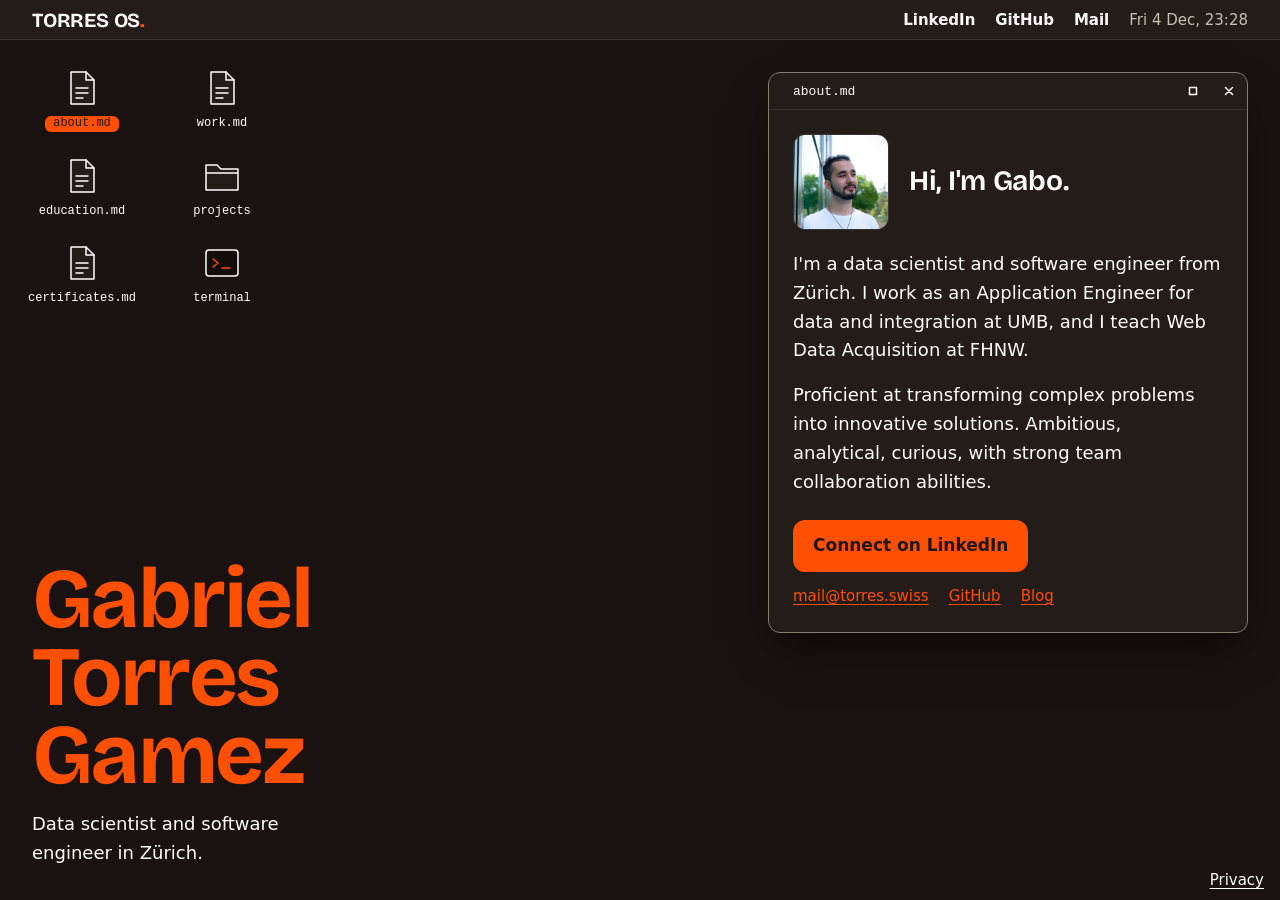
<file: index.html>
<!DOCTYPE html>
<html lang="en">

<head>
  <meta charset="UTF-8" />
  <meta name="viewport" content="width=device-width, initial-scale=1" />
  <meta http-equiv="Content-Security-Policy"
    content="default-src 'self'; img-src 'self' data:; object-src 'none'; base-uri 'self'; form-action 'none'" />
  <meta name="referrer" content="strict-origin-when-cross-origin" />
  <title>Gabriel Torres Gamez · TORRES OS</title>
  <meta name="author" content="Gabriel Torres Gamez" />
  <meta name="description"
    content="Gabriel Torres Gamez, data scientist and software engineer in Zürich. His work, education and projects, as a small desktop you can click through." />
  <meta name="theme-color" content="#241c19" />
  <link rel="canonical" href="https://torres.swiss/" />
  <meta property="og:title" content="Gabriel Torres Gamez · TORRES OS" />
  <meta property="og:type" content="website" />
  <meta property="og:url" content="https://torres.swiss/" />
  <meta property="og:description"
    content="Data scientist and software engineer in Zürich. Work, education and projects, as a small desktop you can click through." />
  <meta property="og:image" content="https://torres.swiss/src/assets/me.jpg" />
  <link rel="icon" href="src/assets/favicon.svg" type="image/svg+xml" />
  <link rel="preload" href="src/assets/fonts/bricolage-grotesque-latin-wght-normal.woff2" as="font" type="font/woff2"
    crossorigin />
  <link rel="stylesheet" href="src/css/styles.css" />
  <script src="src/js/mode.js"></script>
  <script src="src/js/os.js" defer></script>
</head>

<body>
  <svg class="sprite" width="0" height="0" aria-hidden="true" focusable="false">
    <symbol id="i-doc" viewBox="0 0 40 40">
      <path d="M9 4h15l8 8v24H9z" fill="#241c19" stroke="#fffefb" stroke-width="1.5" stroke-linejoin="round" />
      <path d="M24 4v8h8M14 20h12M14 25h12M14 30h7" fill="none" stroke="#fffefb" stroke-width="1.5"
        stroke-linecap="round" stroke-linejoin="round" />
    </symbol>
    <symbol id="i-folder" viewBox="0 0 40 40">
      <path d="M4 9h11l4 4h17v21H4z" fill="#241c19" stroke="#fffefb" stroke-width="1.5" stroke-linejoin="round" />
      <path d="M4 17h32" fill="none" stroke="#fffefb" stroke-width="1.5" />
    </symbol>
    <symbol id="i-term" viewBox="0 0 40 40">
      <rect x="4" y="7" width="32" height="26" rx="3" fill="#120c0a" stroke="#fffefb" stroke-width="1.5" />
      <path d="M11 16l5 4-5 4M20 25h8" fill="none" stroke="#ff4f00" stroke-width="1.5" stroke-linecap="round"
        stroke-linejoin="round" />
    </symbol>
    <symbol id="i-max" viewBox="0 0 12 12">
      <rect x="2.5" y="2.5" width="7" height="7" fill="none" stroke="currentColor" stroke-width="1.5"
        stroke-linejoin="round" />
    </symbol>
    <symbol id="i-restore" viewBox="0 0 12 12">
      <path d="M4.5 4.5v-2h5v5h-2M2.5 4.5h5v5h-5z" fill="none" stroke="currentColor" stroke-width="1.5"
        stroke-linejoin="round" />
    </symbol>
    <symbol id="i-close" viewBox="0 0 12 12">
      <path d="M2.5 2.5l7 7M9.5 2.5l-7 7" fill="none" stroke="currentColor" stroke-width="1.5"
        stroke-linecap="round" />
    </symbol>
  </svg>

  <div class="boot" aria-hidden="true">
    <pre class="boot-logo">
████████╗ ██████╗ ██████╗ ██████╗ ███████╗███████╗     ██████╗ ███████╗
╚══██╔══╝██╔═══██╗██╔══██╗██╔══██╗██╔════╝██╔════╝    ██╔═══██╗██╔════╝
   ██║   ██║   ██║██████╔╝██████╔╝█████╗  ███████╗    ██║   ██║███████╗
   ██║   ██║   ██║██╔══██╗██╔══██╗██╔══╝  ╚════██║    ██║   ██║╚════██║
   ██║   ╚██████╔╝██║  ██║██║  ██║███████╗███████║    ╚██████╔╝███████║
   ╚═╝    ╚═════╝ ╚═╝  ╚═╝╚═╝  ╚═╝╚══════╝╚══════╝     ╚═════╝ ╚══════╝</pre>
    <p><b>[ ok ]</b> Mounting /home/gabriel</p>
    <p><b>[ ok ]</b> Loading work experience</p>
    <p><b>[ ok ]</b> Starting window manager</p>
    <p>Welcome to TORRES OS.</p>
  </div>

  <header class="bar">
    <span class="brand">TORRES OS</span>
    <nav class="bar-links" aria-label="Contact">
      <a href="https://www.linkedin.com/in/gabrieltorresgamez/">LinkedIn</a>
      <a href="https://github.com/gabrieltorresgamez">GitHub</a>
      <a href="mailto:mail@torres.swiss">Mail</a>
    </nav>
    <time class="clock" id="clock"></time>
  </header>

  <main class="desk" id="desk">
    <div class="hero">
      <h1>Gabriel Torres Gamez</h1>
      <p>Data scientist and software engineer in Zürich.</p>
    </div>

    <nav class="files" aria-label="Files">
      <a href="#about"><svg width="40" height="40" aria-hidden="true">
          <use href="#i-doc" />
        </svg><span>about.md</span></a>
      <a href="#work"><svg width="40" height="40" aria-hidden="true">
          <use href="#i-doc" />
        </svg><span>work.md</span></a>
      <a href="#education"><svg width="40" height="40" aria-hidden="true">
          <use href="#i-doc" />
        </svg><span>education.md</span></a>
      <a href="#projects"><svg width="40" height="40" aria-hidden="true">
          <use href="#i-folder" />
        </svg><span>projects</span></a>
      <a href="#certificates"><svg width="40" height="40" aria-hidden="true">
          <use href="#i-doc" />
        </svg><span>certificates.md</span></a>
      <a href="#terminal" class="needs-js"><svg width="40" height="40" aria-hidden="true">
          <use href="#i-term" />
        </svg><span>terminal</span></a>
    </nav>

    <section class="win" id="about" aria-labelledby="about-h" tabindex="-1">
      <header class="win-bar">
        <span class="win-name">about.md</span>
        <button class="win-btn win-max" type="button" aria-label="Maximise about.md"><svg width="12" height="12" aria-hidden="true">
            <use href="#i-max" />
          </svg></button>
        <button class="win-btn win-close" type="button" aria-label="Close about.md"><svg width="12" height="12" aria-hidden="true">
            <use href="#i-close" />
          </svg></button>
      </header>
      <div class="win-body">
        <div class="about-top">
          <img src="src/assets/me.jpg" width="96" height="96" alt="Portrait of Gabriel Torres Gamez" />
          <h2 id="about-h">Hi, I'm Gabo.</h2>
        </div>
        <p>I'm a data scientist and software engineer from Zürich. I work as an Application Engineer for data and
          integration at UMB, and I teach Web Data Acquisition at FHNW.</p>
        <p>Proficient at transforming complex problems into innovative solutions. Ambitious, analytical, curious, with
          strong team collaboration abilities.</p>
        <ul class="actions">
          <li><a class="btn" href="https://www.linkedin.com/in/gabrieltorresgamez/">Connect on LinkedIn</a></li>
          <li><a href="mailto:mail@torres.swiss">mail@torres.swiss</a></li>
          <li><a href="https://github.com/gabrieltorresgamez">GitHub</a></li>
          <li><a href="https://fuet.ch">Blog</a></li>
        </ul>
      </div>
    </section>

    <section class="win" id="work" aria-labelledby="work-h" tabindex="-1">
      <header class="win-bar">
        <span class="win-name">work.md</span>
        <button class="win-btn win-max" type="button" aria-label="Maximise work.md"><svg width="12" height="12" aria-hidden="true">
            <use href="#i-max" />
          </svg></button>
        <button class="win-btn win-close" type="button" aria-label="Close work.md"><svg width="12" height="12" aria-hidden="true">
            <use href="#i-close" />
          </svg></button>
      </header>
      <div class="win-body">
        <h2 id="work-h">Work experience</h2>

        <article class="entry">
          <h3>Application Engineer, Data &amp; Integration</h3>
          <p class="meta"><b>UMB AG</b> · Urdorf, Zürich · <span class="when now">Jul 2025 – now</span></p>
          <ul>
            <li>Developed and maintained the company-wide enterprise service management platform <mark>OMNITRACKER</mark> across 12
              business areas, from implementation to production release.</li>
            <li>Led the implementation of <mark>absence and vacation management</mark>, including fully automated vacation
              entitlement calculation.</li>
            <li>Designed and rolled out <mark>REST APIs</mark> for ServiceNow time tracking and customer ticketing, and migrated the
              SharePoint interface to the <mark>Microsoft Graph API</mark>.</li>
            <li>Held technical ownership of the company-wide <mark>physical access control system</mark>, including migration to its
              successor product.</li>
            <li>Built a <mark>Python MCP server</mark> giving the team's AI assistants structured access to product documentation and
              system knowledge.</li>
            <li>Co-authored the team's <mark>development guidelines</mark> and gave internal tech talks on Git, CI/CD, logging, and
              AI-assisted development.</li>
          </ul>
        </article>

        <article class="entry">
          <h3>Lecturer FH</h3>
          <p class="meta"><b>FHNW, University of Applied Sciences and Arts Northwestern Switzerland</b> · Brugg, Aargau · <span class="when now">Feb 2025 – now</span></p>
          <ul>
            <li>Lecturer for the course <mark>“Web Data Acquisition”</mark> in the B.Sc. Data Science program.</li>
          </ul>
        </article>

        <article class="entry">
          <h3>Lecturer HF</h3>
          <p class="meta"><b>ABB Technikerschule</b> · Baden, Aargau · <span class="when">Apr 2024 – Jun 2025</span></p>
          <ul>
            <li>Designed and lectured <mark>“Data Science &amp; Artificial Intelligence”</mark> for HF programs in Building
              Automation and Energy &amp; Environmental Engineering.</li>
          </ul>
        </article>

        <article class="entry">
          <h3>Junior Data Engineer</h3>
          <p class="meta"><b>Baloise Asset Management</b> · Basel · <span class="when">Aug 2024 – Apr 2025</span></p>
          <ul>
            <li>Conducted requirements analysis and designed, implemented, and managed a Product Master database using
              <mark>PostgreSQL</mark>.</li>
            <li>Developed <mark>Python-based</mark> data import and export pipelines ensuring reliable Excel-based workflows.</li>
            <li>Implemented <mark>Mage-ETL</mark> pipelines on <mark>OpenShift</mark> infrastructure with <mark>Jenkins CI/CD</mark> for continuous deployment
              and on-demand execution.</li>
            <li><mark>Mentored</mark> a working student in developing a user-friendly frontend interface for displaying Product
              Master data and file management through established pipelines.</li>
            <li>Coached the product management team in utilizing the implemented data management solution and enabled
              independent usage.</li>
            <li>Created structured <mark>programming guidelines</mark> according to modern industry standards.</li>
          </ul>
        </article>

        <article class="entry">
          <h3>Data Scientist (Civil Service)</h3>
          <p class="meta"><b>EMPA, Swiss Federal Laboratories for Materials Science and Technology</b> · Dübendorf, Zürich · <span class="when">Jul 2023 – Aug 2023</span></p>
          <ul>
            <li>Collaborator in the “Air Pollution and Environmental Technology” department.</li>
            <li>Revision of the algorithm for the detection of compounds in <mark>GC-MS</mark> data for the open-source project
              <mark>ALPINAC</mark>.</li>
          </ul>
        </article>

        <article class="entry">
          <h3>Technical Support Specialist</h3>
          <p class="meta"><b>University Hospital Balgrist</b> · Zürich · <span class="when">Aug 2022</span></p>
          <ul>
            <li>First and second level support for the clinic and campus environment.</li>
          </ul>
        </article>

        <article class="entry">
          <h3>Class and Student Assistance (Civil Service)</h3>
          <p class="meta"><b>Eduzis, Schulhaus Seehalde</b> · Niederhasli, Zürich · <span class="when">Sep 2020 – Sep 2021</span></p>
          <ul>
            <li>Supporting young people in class and during the lunch break.</li>
            <li>Temporary help in the IT department.</li>
          </ul>
        </article>

        <article class="entry">
          <h3>Software Developer (Apprenticeship)</h3>
          <p class="meta"><b>University Hospital Balgrist</b> · Zürich · <span class="when">Aug 2016 – Jul 2020</span></p>
          <ul>
            <li>First and second level support for the clinic and campus environment.</li>
            <li>Assistance in the field of network technology.</li>
            <li>Support of administrative and medical applications.</li>
            <li>Supporting medical doctors in research tasks with process optimizations and data management.</li>
            <li>Sole development of smaller customer-specific projects.</li>
            <li>Participation in large cross-company projects like the <mark>digital patient portal</mark>.</li>
          </ul>
        </article>
      </div>
    </section>

    <section class="win" id="education" aria-labelledby="education-h" tabindex="-1">
      <header class="win-bar">
        <span class="win-name">education.md</span>
        <button class="win-btn win-max" type="button" aria-label="Maximise education.md"><svg width="12" height="12" aria-hidden="true">
            <use href="#i-max" />
          </svg></button>
        <button class="win-btn win-close" type="button" aria-label="Close education.md"><svg width="12" height="12" aria-hidden="true">
            <use href="#i-close" />
          </svg></button>
      </header>
      <div class="win-body">
        <h2 id="education-h">Education</h2>

        <article class="entry">
          <h3>CAS Software Architecture</h3>
          <p class="meta"><b>HSLU, Lucerne University of Applied Sciences and Arts</b> · Rotkreuz, Zug · <span class="when now">Sep 2026 – now</span></p>
        </article>

        <article class="entry">
          <h3>B.Sc. in Data Science</h3>
          <p class="meta"><b>FHNW, University of Applied Sciences and Arts Northwestern Switzerland</b> · Brugg, Aargau · <span class="when">Sep 2021 – Feb 2025</span></p>
          <ul>
            <li>Several interdisciplinary projects in areas such as <mark>AI security</mark>, astronomy, sensor technology, IoT, real
              estate and air quality.</li>
            <li>Strong focus on <mark>deep learning</mark>, including adversarial attacks, computer vision, natural language
              processing, signal processing, and social network analysis.</li>
            <li>Regularly approached by fellow students for advice on a broad range of technical challenges.</li>
          </ul>
        </article>

        <article class="entry">
          <h3>Vocational Training in Software Development (EFZ) and Vocational Baccalaureate (BM1)</h3>
          <p class="meta"><b>BBW, Berufsbildungsschule Winterthur</b> · Winterthur, Zürich · <span class="when">Aug 2016 – Jul 2020</span></p>
        </article>
      </div>
    </section>

    <section class="win" id="projects" aria-labelledby="projects-h" tabindex="-1">
      <header class="win-bar">
        <span class="win-name">projects</span>
        <button class="win-btn win-max" type="button" aria-label="Maximise projects"><svg width="12" height="12" aria-hidden="true">
            <use href="#i-max" />
          </svg></button>
        <button class="win-btn win-close" type="button" aria-label="Close projects"><svg width="12" height="12" aria-hidden="true">
            <use href="#i-close" />
          </svg></button>
      </header>
      <div class="win-body">
        <h2 id="projects-h">Projects</h2>

        <article class="entry">
          <h3><a href="https://github.com/AdversarialAttacks">Adversarial Attacks in Medicine</a></h3>
          <p>Enhancing the robustness of disease detection models against <mark>universal adversarial attacks</mark>.</p>
        </article>
        <article class="entry">
          <h3><a href="https://github.com/i4Ds/FlareSense">FlareSense</a></h3>
          <p>A classification model for the detection of <mark>solar flares</mark> using the e-Callisto solar spectrometer
            network.</p>
        </article>
        <article class="entry">
          <h3><a href="https://github.com/Sensor-Based-Activity-Recognition">Sensor Based Activity Recognition</a></h3>
          <p>Using <mark>smartphone sensors</mark> to classify movement and workout profiles.</p>
        </article>
        <article class="entry">
          <h3><a href="https://github.com/Immobilienrechner-Challenge">Real Estate Price Prediction</a></h3>
          <p>A website for predicting <mark>real estate prices</mark> in Switzerland.</p>
        </article>
        <article class="entry">
          <h3><a href="https://github.com/Smart-Classroom-Challenge">Smart Classroom</a></h3>
          <p>A complete <mark>IoT solution</mark> for monitoring and evaluating air quality in classrooms.</p>
        </article>
      </div>
    </section>

    <section class="win" id="certificates" aria-labelledby="certificates-h" tabindex="-1">
      <header class="win-bar">
        <span class="win-name">certificates.md</span>
        <button class="win-btn win-max" type="button" aria-label="Maximise certificates.md"><svg width="12" height="12" aria-hidden="true">
            <use href="#i-max" />
          </svg></button>
        <button class="win-btn win-close" type="button" aria-label="Close certificates.md"><svg width="12" height="12" aria-hidden="true">
            <use href="#i-close" />
          </svg></button>
      </header>
      <div class="win-body">
        <h2 id="certificates-h">Certificates</h2>
        <ul class="certs">
          <li><span class="yr">2025</span> <span><b>ITIL Foundation Certificate in IT Service Management</b>, PeopleCert</span></li>
          <li><span class="yr">2025</span> <span><b>Azure Fundamentals</b>, Microsoft</span></li>
          <li><span class="yr">2023</span> <span><b>Data Hackdays BE 2023</b>, Kanton Bern</span></li>
          <li><span class="yr">2022</span> <span><b>MAKEathon 2022</b>, FHNW</span></li>
          <li><span class="yr">2021</span> <span><b>Betreuung von Jugendlichen 2</b>, CURAVIVA</span></li>
          <li><span class="yr">2020</span> <span><b>Betreuung von Jugendlichen 1</b>, CURAVIVA</span></li>
          <li><span class="yr">2020</span> <span><b>Kommunikation und Betreuung (KoBe)</b>, Swiss Red Cross</span></li>
          <li><span class="yr">2018</span> <span><b><span lang="es">Certificado de Lengua y Cultura Españolas</span> C1</b>, <span lang="es">Ministerio de Educación de España</span></span></li>
        </ul>
      </div>
    </section>

    <section class="win term needs-js" id="terminal" aria-labelledby="terminal-h" tabindex="-1">
      <header class="win-bar">
        <span class="win-name">terminal</span>
        <button class="win-btn win-max" type="button" aria-label="Maximise terminal"><svg width="12" height="12" aria-hidden="true">
            <use href="#i-max" />
          </svg></button>
        <button class="win-btn win-close" type="button" aria-label="Close terminal"><svg width="12" height="12" aria-hidden="true">
            <use href="#i-close" />
          </svg></button>
      </header>
      <div class="win-body">
        <h2 id="terminal-h" class="sr-only">Terminal</h2>
        <div class="term-out" id="term-out" role="log" aria-live="polite"></div>
        <form class="term-line" id="term-form">
          <label for="term-in">guest@torres.swiss:~$</label>
          <input id="term-in" type="text" autocomplete="off" autocapitalize="off" autocorrect="off" spellcheck="false"
            enterkeyhint="go" />
        </form>
      </div>
    </section>
    <footer class="foot"><a href="privacy/">Privacy</a></footer>
  </main>
</body>

</html>
</file>
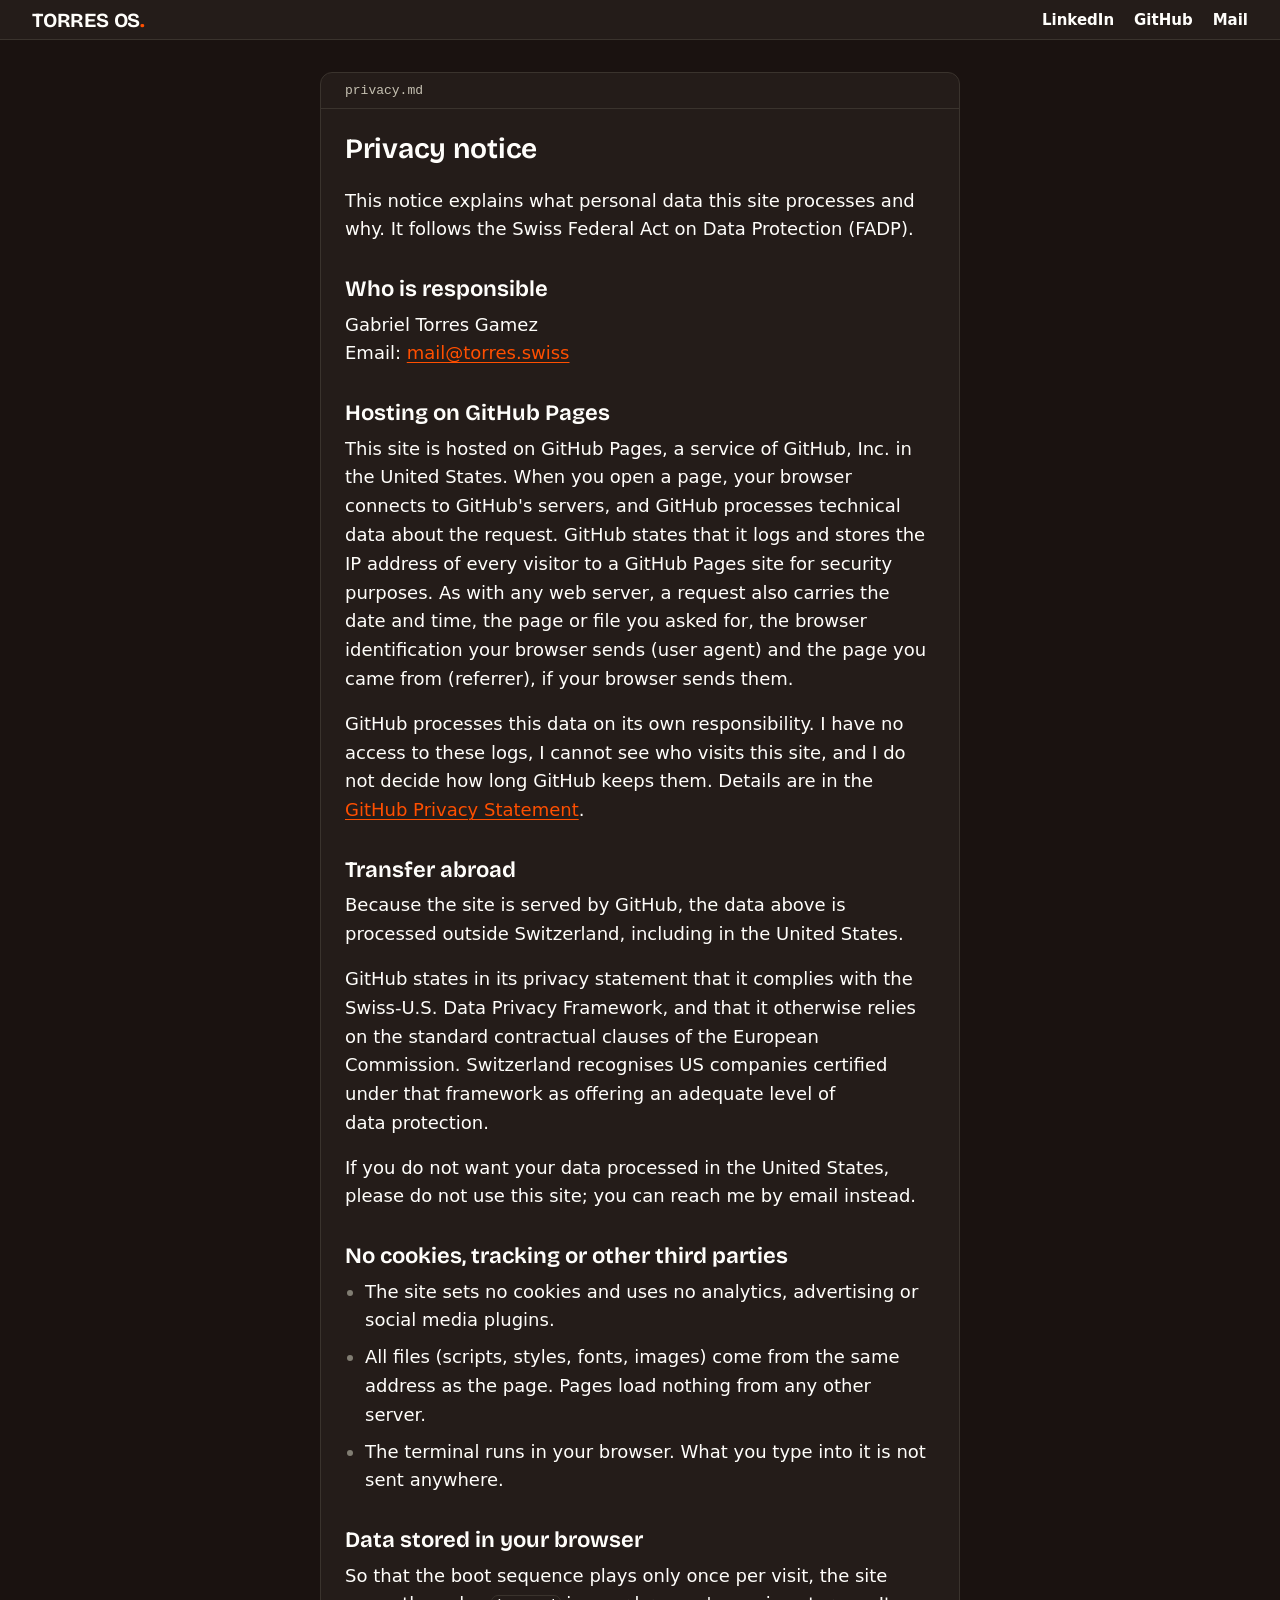
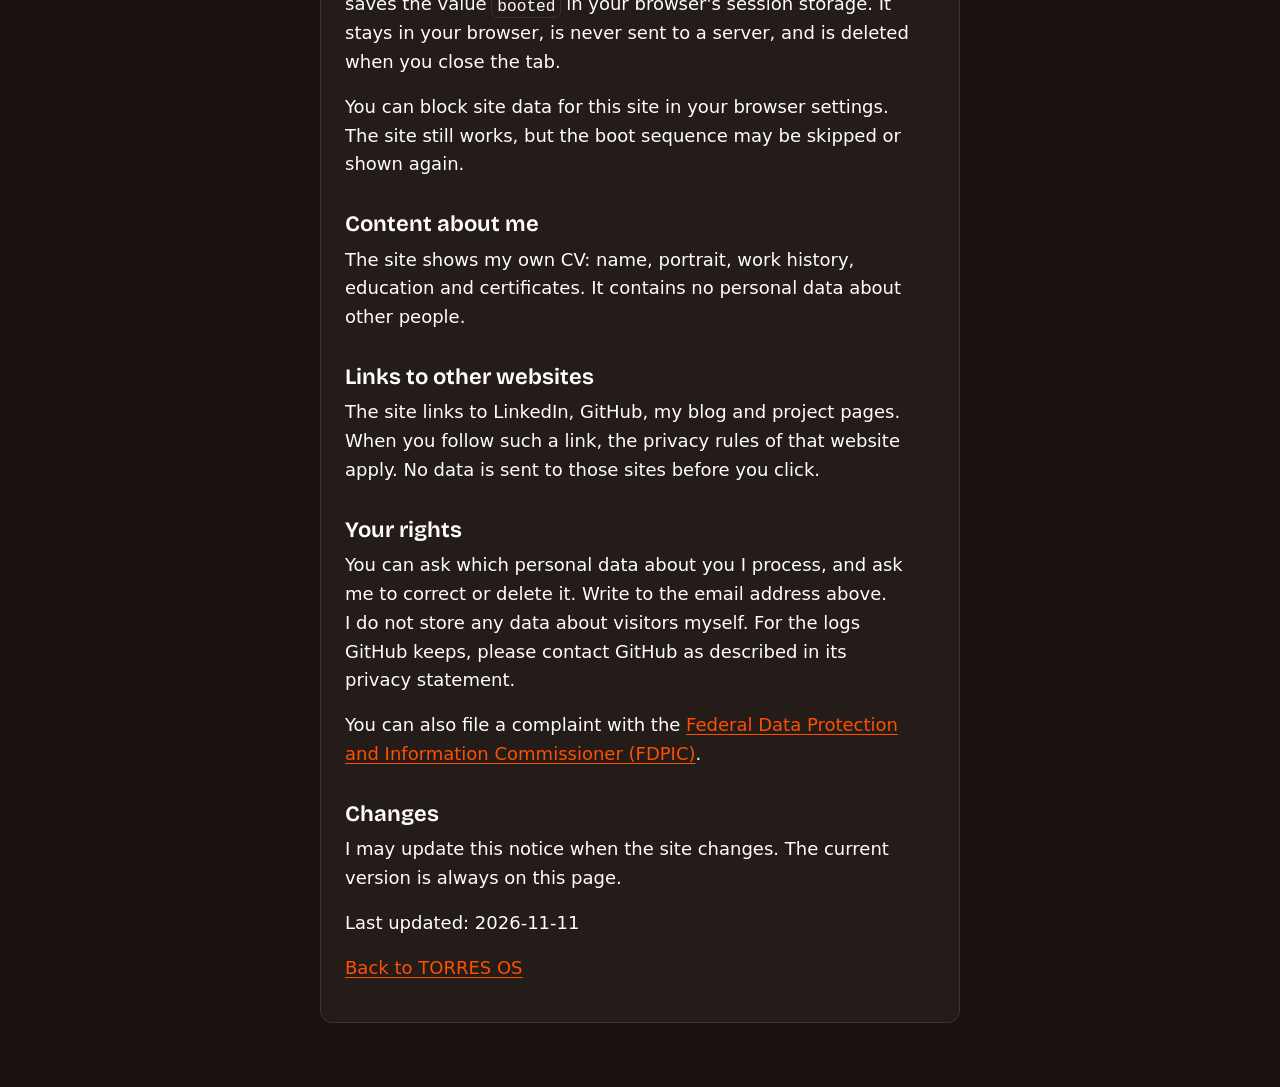
<file: privacy/index.html>
<!DOCTYPE html>
<html lang="en">

<head>
  <meta charset="UTF-8" />
  <meta name="viewport" content="width=device-width, initial-scale=1" />
  <meta http-equiv="Content-Security-Policy"
    content="default-src 'self'; img-src 'self' data:; object-src 'none'; base-uri 'self'; form-action 'none'" />
  <meta name="referrer" content="strict-origin-when-cross-origin" />
  <title>Privacy notice · TORRES OS</title>
  <meta name="description"
    content="What personal data torres.swiss processes when you visit it, why, and what your rights are." />
  <meta name="theme-color" content="#241c19" />
  <link rel="canonical" href="https://torres.swiss/privacy/" />
  <link rel="icon" href="../src/assets/favicon.svg" type="image/svg+xml" />
  <link rel="preload" href="../src/assets/fonts/bricolage-grotesque-latin-wght-normal.woff2" as="font"
    type="font/woff2" crossorigin />
  <link rel="stylesheet" href="../src/css/styles.css" />
</head>

<body>
  <header class="bar">
    <a class="brand" href="../">TORRES OS</a>
    <nav class="bar-links" aria-label="Contact">
      <a href="https://www.linkedin.com/in/gabrieltorresgamez/">LinkedIn</a>
      <a href="https://github.com/gabrieltorresgamez">GitHub</a>
      <a href="mailto:mail@torres.swiss">Mail</a>
    </nav>
  </header>

  <main class="desk">
    <article class="win" aria-labelledby="privacy-h">
      <header class="win-bar">
        <span class="win-name">privacy.md</span>
      </header>
      <div class="win-body prose">
        <h1 id="privacy-h">Privacy notice</h1>
        <p>This notice explains what personal data this site processes and why. It follows the Swiss Federal Act on
          Data Protection (FADP).</p>

        <h2>Who is responsible</h2>
        <p>Gabriel Torres Gamez<br />
          Email: <a href="mailto:mail@torres.swiss">mail@torres.swiss</a></p>

        <h2>Hosting on GitHub Pages</h2>
        <p>This site is hosted on GitHub Pages, a service of GitHub, Inc. in the United States. When you open a page,
          your browser connects to GitHub's servers, and GitHub processes technical data about the request. GitHub
          states that it logs and stores the IP address of every visitor to a GitHub Pages site for security purposes.
          As with any web server, a request also carries the date and time, the page or file you asked for, the browser
          identification your browser sends (user agent) and the page you came from (referrer), if your browser sends
          them.</p>
        <p>GitHub processes this data on its own responsibility. I have no access to these logs, I cannot see who
          visits this site, and I do not decide how long GitHub keeps them. Details are in the <a
            href="https://docs.github.com/en/site-policy/privacy-policies/github-general-privacy-statement">GitHub
            Privacy Statement</a>.</p>

        <h2>Transfer abroad</h2>
        <p>Because the site is served by GitHub, the data above is processed outside Switzerland, including in the
          United States.</p>
        <p>GitHub states in its privacy statement that it complies with the Swiss-U.S. Data Privacy Framework, and
          that it otherwise relies on the standard contractual clauses of the European Commission. Switzerland
          recognises US companies certified under that framework as offering an adequate level of data protection.
        </p>
        <p>If you do not want your data processed in the United States, please do not use this site; you can reach me
          by email instead.</p>

        <h2>No cookies, tracking or other third parties</h2>
        <ul>
          <li>The site sets no cookies and uses no analytics, advertising or social media plugins.</li>
          <li>All files (scripts, styles, fonts, images) come from the same address as the page. Pages load nothing
            from any other server.</li>
          <li>The terminal runs in your browser. What you type into it is not sent anywhere.</li>
        </ul>

        <h2>Data stored in your browser</h2>
        <p>So that the boot sequence plays only once per visit, the site saves the value <code>booted</code> in your
          browser's session storage. It stays in your browser, is never sent to a server, and is deleted when you
          close the tab.</p>
        <p>You can block site data for this site in your browser settings. The site still works, but the boot sequence
          may be skipped or shown again.</p>

        <h2>Content about me</h2>
        <p>The site shows my own CV: name, portrait, work history, education and certificates. It contains no personal
          data about other people.</p>

        <h2>Links to other websites</h2>
        <p>The site links to LinkedIn, GitHub, my blog and project pages. When you follow such a link, the privacy
          rules of that website apply. No data is sent to those sites before you click.</p>

        <h2>Your rights</h2>
        <p>You can ask which personal data about you I process, and ask me to correct or delete it. Write to the email
          address above. I do not store any data about visitors myself. For the logs GitHub keeps, please contact
          GitHub as described in its privacy statement.</p>
        <p>You can also file a complaint with the <a href="https://www.edoeb.admin.ch/en">Federal Data Protection and
            Information Commissioner (FDPIC)</a>.</p>

        <h2>Changes</h2>
        <p>I may update this notice when the site changes. The current version is always on this page.</p>
        <p>Last updated: 2026-11-11</p>

        <p><a href="../">Back to TORRES OS</a></p>
      </div>
    </article>
  </main>
</body>

</html>
</file>
<file: src/css/styles.css>
/* TORRES OS. The dark theme of the Torres design system, shared with fuet.ch and arc.fuet.ch. */
@font-face {
  font-family: 'Bricolage Grotesque Variable';
  font-style: normal;
  font-display: swap;
  font-weight: 200 800;
  src: url('../assets/fonts/bricolage-grotesque-latin-wght-normal.woff2') format('woff2-variations');
}

:root {
  color-scheme: dark;
  /* Torres, dark theme. */
  --accent: #ff4f00;
  --on-accent: #201515;
  --link: #ff4f00;
  --ink: #fffefb;
  --ink-muted: #c5c0b1;
  --canvas: #1a1210; /* the wallpaper */
  --canvas-soft: #241c19;
  --surface-raised: var(--canvas-soft); /* windows and the menu bar */
  --hairline: #3a332d;
  --border: #807d72;
  --selection: #7c2d12;
  --elevation-2: 0 8px 20px -12px rgb(0 0 0 / 0.6);
  --elevation-3: 0 22px 44px -14px rgb(0 0 0 / 0.8);
  /* Terminal only: dark in every theme, three colours with one meaning each. */
  --term-bg: #120c0a;
  --term-soft: #1a1210;
  --term-amber: #ffc46b;
  --term-green: #a9d18e;
  --term-blue: #8ecae6;
  --font-display: 'Bricolage Grotesque Variable', system-ui, sans-serif;
  --font-sans: system-ui, -apple-system, 'Segoe UI', Roboto, sans-serif;
  --font-mono: ui-monospace, 'SF Mono', SFMono-Regular, Menlo, Consolas, 'Liberation Mono', monospace;
  --radius: 12px;
  --radius-sm: 6px;
  --bar: 2.5rem;
  --gutter: clamp(1.25rem, 5vw, 2rem);
  --ease-out: cubic-bezier(0.23, 1, 0.32, 1);
}

/* Torres hc-dark: text 7:1 or more, edges 3:1 or more. */
@media (prefers-contrast: more) {
  :root {
    --accent: #ff8a50;
    --on-accent: #120c0a;
    --link: #ff8a50;
    --canvas: #120c0a;
    --canvas-soft: #1a1210;
    --hairline: #807d72;
    --border: #a8a397;
  }

  .files a.is-open span {
    outline: 1px solid var(--hairline);
  }
}

*,
*::before,
*::after {
  box-sizing: border-box;
}

html {
  -webkit-text-size-adjust: 100%;
  text-size-adjust: 100%;
  scroll-padding-top: calc(var(--bar) + 1rem);
  scrollbar-color: var(--hairline) var(--canvas);
}

body {
  margin: 0;
  min-height: 100dvh;
  background: var(--canvas);
  color: var(--ink);
  font: 1.125rem/1.6 var(--font-sans);
  caret-color: var(--accent);
  accent-color: var(--accent);
}

::selection {
  background: var(--selection);
  color: var(--ink);
}

:focus-visible {
  outline: 2px solid var(--accent);
  outline-offset: 3px;
  border-radius: var(--radius-sm);
}

.sprite {
  position: absolute;
}

.sr-only {
  position: absolute;
  width: 1px;
  height: 1px;
  overflow: hidden;
  clip-path: inset(50%);
  white-space: nowrap;
}

html:not(.js) .needs-js {
  display: none;
}

a {
  color: var(--link);
  text-decoration-thickness: 1px;
  text-underline-offset: 0.18em;
}

@media (hover: hover) and (pointer: fine) {
  a:hover {
    text-decoration-thickness: 2px;
  }
}

/* Menu bar */
.bar {
  position: sticky;
  top: 0;
  z-index: 50;
  display: flex;
  align-items: center;
  gap: 1.25rem;
  height: var(--bar);
  padding: 0 var(--gutter);
  background: var(--surface-raised);
  border-bottom: 1px solid var(--hairline);
  font-size: 0.9375rem;
}

.brand {
  margin-right: auto;
  white-space: nowrap;
  font: 700 1.25rem/1 var(--font-display);
  letter-spacing: -0.01em;
}

.brand::after {
  content: '.';
  color: var(--accent);
}

a.brand {
  color: var(--ink);
  text-decoration: none;
}

.bar-links {
  display: flex;
  gap: 1.25rem;
}

.bar-links a {
  display: inline-block;
  padding: 0.5rem 0;
  color: var(--ink);
  font-weight: 600;
  text-decoration: none;
}

@media (hover: hover) and (pointer: fine) {
  .bar-links a:hover {
    text-decoration: underline;
    text-decoration-thickness: 2px;
    text-decoration-color: var(--accent);
  }
}

.clock {
  color: var(--ink-muted);
  font-variant-numeric: tabular-nums;
  white-space: nowrap;
}

@media (max-width: 30rem) {
  .clock {
    display: none;
  }

  .bar,
  .bar-links {
    gap: 0.75rem;
  }

  .brand {
    font-size: 1rem;
  }
}

/* Desk: a stacked page by default, a desktop under .os */
.desk {
  display: grid;
  gap: 1.25rem;
  max-width: 44rem;
  margin: 0 auto;
  padding: 2rem var(--gutter) 4rem;
}

.hero h1 {
  margin: 0;
  color: var(--accent);
  font: 700 clamp(3rem, min(6.6vw, 10vh), 6rem)/0.92 var(--font-display);
  letter-spacing: -0.03em;
  text-wrap: balance;
}

.hero p {
  margin: 1rem 0 0;
  text-wrap: balance;
}

/* File icons */
.files {
  display: grid;
  grid-template-columns: repeat(auto-fill, minmax(7rem, 1fr));
  gap: 0.5rem;
}

.files a {
  display: grid;
  justify-items: center;
  gap: 0.5rem;
  padding: 0.5rem 0;
  border-radius: var(--radius-sm);
  color: var(--ink);
  font: 500 0.75rem/1.3 var(--font-mono);
  text-decoration: none;
  transition: scale 140ms var(--ease-out);
}

.files span {
  padding: 0 0.5rem;
  border-radius: var(--radius-sm);
  white-space: nowrap;
}

.files a:active {
  scale: 0.97;
}

.files a.is-open span {
  background: var(--canvas-soft);
}

.files a[aria-current] span {
  background: var(--accent);
  color: var(--on-accent);
}

@media (hover: hover) and (pointer: fine) {
  .files a:hover span {
    background: var(--ink);
    color: var(--on-accent);
  }
}

/* Windows */
.win {
  background: var(--surface-raised);
  border: 1px solid var(--hairline);
  border-radius: var(--radius);
  overflow: hidden;
  scroll-margin-top: calc(var(--bar) + 1rem);
}

.win:focus {
  outline: none;
}

.win-bar {
  display: flex;
  align-items: center;
  justify-content: space-between;
  min-height: 2.25rem;
  padding-left: 1.5rem;
  border-bottom: 1px solid var(--hairline);
  color: var(--ink-muted);
  font: 500 0.8125rem/1 var(--font-mono);
}

.win-name {
  margin-right: auto;
}

.win-btn {
  display: none;
  place-items: center;
  width: 2.25rem;
  height: 2.25rem;
  padding: 0;
  border: 0;
  border-radius: var(--radius-sm);
  background: none;
  color: var(--ink);
  cursor: pointer;
  transition: scale 140ms var(--ease-out);
}

.win-btn:active {
  scale: 0.95;
}

/* The ring cannot sit outside this tight control, so it is drawn inside, in ink. */
.win-btn:focus-visible {
  outline-color: var(--ink);
  outline-offset: -4px;
}

@media (hover: hover) and (pointer: fine) {
  .win-btn:hover {
    color: var(--link);
  }
}

.win-body {
  padding: 1.5rem;
  scrollbar-color: var(--border) transparent;
}

.win h1,
.win h2 {
  margin: 0 0 1.25rem;
  font: 650 1.75rem/1.2 var(--font-display);
  letter-spacing: -0.01em;
  text-wrap: balance;
}

.win p {
  margin: 0 0 1rem;
  max-width: 68ch;
  text-wrap: pretty;
}

.entry + .entry {
  margin-top: 2rem;
  padding-top: 1.5rem;
  border-top: 1px solid var(--hairline);
}

.entry h3 {
  margin: 0;
  font: 600 1.125rem/1.3 var(--font-display);
}

.entry h3 a {
  color: var(--ink);
  text-decoration: none;
}

@media (hover: hover) and (pointer: fine) {
  .entry h3 a:hover {
    text-decoration: underline 2px var(--accent);
  }
}

.entry .meta {
  margin: 0;
  color: var(--ink-muted);
  font-size: 0.9375rem;
  line-height: 1.45;
}

.entry > p:not(.meta) {
  margin: 0.5rem 0 0;
  font-size: 1.0625rem;
  line-height: 1.5;
}

.entry ul {
  margin: 0.75rem 0 0;
  padding-left: 1.25rem;
  font-size: 1.0625rem;
  line-height: 1.5;
}

.entry li + li {
  margin-top: 0.5rem;
}

.entry li::marker {
  color: var(--border);
}

/* Highlights in the files: a marker for key terms, ink for the organisation, the accent for current roles. */
mark {
  padding: 0.05em 0.15em;
  margin: 0 -0.15em;
  border-radius: var(--radius-sm);
  background: var(--selection);
  color: var(--ink);
}

mark::selection {
  background: var(--accent);
  color: var(--on-accent);
}

.entry .meta b {
  color: var(--ink);
  font-weight: 600;
}

.entry .now {
  color: var(--link);
  font-weight: 600;
}

.certs b {
  font-weight: 600;
}

/* about.md */
.about-top {
  display: flex;
  align-items: center;
  gap: 1.25rem;
  margin-bottom: 1.25rem;
}

.about-top img {
  flex: none;
  border: 1px solid var(--hairline);
  border-radius: var(--radius);
}

.about-top h2 {
  margin: 0;
}

.actions {
  display: flex;
  flex-wrap: wrap;
  align-items: center;
  gap: 0.75rem 1.25rem;
  margin: 1.5rem 0 0;
  padding: 0;
  list-style: none;
  font-size: 0.9375rem;
}

.actions li:first-child {
  flex-basis: 100%;
}

.btn {
  display: inline-block;
  padding: 0.75rem 1.25rem;
  border-radius: var(--radius);
  background: var(--accent);
  color: var(--on-accent);
  font: 600 1.0625rem/1.6 var(--font-sans);
  text-decoration: none;
  transition: scale 140ms var(--ease-out), background-color 160ms ease, color 160ms ease;
}

.btn:active {
  scale: 0.97;
}

@media (hover: hover) and (pointer: fine) {
  .btn:hover {
    background: var(--ink);
    color: var(--canvas);
  }
}

/* certificates.md */
.certs {
  display: grid;
  gap: 0.75rem;
  margin: 0;
  padding: 0;
  list-style: none;
  font-size: 1.0625rem;
  line-height: 1.5;
}

.certs li {
  display: grid;
  grid-template-columns: 3rem 1fr;
}

.certs li > :first-child {
  color: var(--ink-muted);
  font-variant-numeric: tabular-nums;
}

/* privacy.md and the link to it */
.prose h2 {
  margin: 2rem 0 0.5rem;
  font-size: 1.375rem;
  letter-spacing: 0;
}

.prose ul {
  margin: 0 0 1rem;
  padding-left: 1.25rem;
  max-width: 68ch;
}

.prose li + li {
  margin-top: 0.5rem;
}

.prose li::marker {
  color: var(--border);
}

.prose code {
  padding: 0.1em 0.3em;
  border-radius: var(--radius-sm);
  background: var(--canvas-soft);
  outline: 1px solid var(--hairline); /* the window already has the panel tone */
  font: 0.9em var(--font-mono);
}

.foot {
  font-size: 0.9375rem;
  line-height: 1.45;
  text-align: center;
}

.foot a {
  color: var(--ink);
}

/* Terminal: the darkest window */
.term {
  background: var(--term-bg);
  color: var(--ink);
  font: 0.875rem/1.55 var(--font-mono);
  scrollbar-color: var(--hairline) var(--term-bg);
}

.term ::selection {
  background: var(--accent);
  color: var(--on-accent);
}

.term .win-bar {
  background: var(--term-soft);
  border-bottom-color: var(--hairline);
  color: var(--ink-muted);
}

.term .win-btn {
  color: var(--ink);
}

@media (hover: hover) and (pointer: fine) {
  .term .win-btn:hover {
    color: var(--accent);
  }
}

.term .win-body {
  display: flex;
  flex-direction: column;
  min-height: 16rem;
  padding: 1rem;
  cursor: text;
  scrollbar-color: var(--hairline) transparent;
}

.term-out > div {
  white-space: pre-wrap;
  overflow-wrap: anywhere;
}

.term-out .cmd {
  margin-top: 0.75rem;
  color: var(--ink-muted);
}

.term-out .cmd:first-child {
  margin-top: 0;
}

.term-out .t-h2 {
  font-weight: 700;
}

.term-out .t-h3 {
  margin-top: 0.75rem;
  color: var(--accent);
  font-weight: 600;
}

.term-out .t-meta {
  color: var(--ink-muted);
}

.term-out .org,
.term-out .url {
  color: var(--term-blue);
}

.term-out .hl,
.term-out .key {
  color: var(--term-amber);
}

.term-out .now {
  color: var(--term-green);
}

.term-out .when {
  color: var(--ink-muted);
}

.term-out .err {
  color: var(--accent);
}

.term-out .logo {
  overflow: hidden;
  color: var(--accent);
  font-size: min(1.5cqw, 0.75rem);
  line-height: 1;
  white-space: pre;
}

.term-line {
  display: flex;
  gap: 0.5rem;
  margin-top: 0.75rem;
}

.term-line label {
  flex: none;
  color: var(--accent);
}

.term-line input {
  flex: 1;
  min-width: 0;
  padding: 0;
  border: 0;
  outline: 0;
  background: none;
  color: inherit;
  font: inherit;
  caret-color: var(--accent);
  caret-shape: block;
}

/* 16px on the stacked page, so iOS does not zoom when the prompt is focused. */
html:not(.os) .term-line {
  font-size: 1rem;
}

/* Boot sequence. Runs on CSS alone, so it always ends even if os.js never loads. */
.boot {
  display: none;
}

html.booting .boot {
  position: fixed;
  inset: 0;
  z-index: 100;
  display: grid;
  align-content: center;
  justify-content: center;
  padding: var(--gutter);
  background: var(--term-bg);
  color: var(--ink);
  font: 0.875rem/1.5 var(--font-mono);
  animation: boot-out 240ms 3000ms steps(4) forwards;
}

.boot-logo {
  margin: 0 0 1.25rem;
  color: var(--accent);
  font: inherit;
  font-size: min(1.55vw, 0.8125rem);
  line-height: 1;
}

/* Each line prints at --t; its [ ok ] arrives --ok later, as if the step took that long.
   The gaps are uneven on purpose: two quick steps, then one that hangs. */
.boot p {
  margin: 0;
  opacity: 0;
  animation: boot-line 1ms var(--t) forwards;
}

.boot p:nth-of-type(1) {
  --t: 400ms;
  --ok: 200ms;
  --next: 750ms;
}

.boot p:nth-of-type(2) {
  --t: 750ms;
  --ok: 250ms;
  --next: 1200ms;
}

.boot p:nth-of-type(3) {
  --t: 1200ms;
  --ok: 800ms;
  --next: 2300ms;
}

.boot p:nth-of-type(4) {
  --t: 2300ms;
  margin-top: 0.75rem;
}

.boot b {
  color: var(--accent);
  font-weight: 500;
  opacity: 0;
  animation: boot-line 1ms calc(var(--t) + var(--ok)) forwards;
}

/* Block cursor on the line being worked on. It blinks in steps and leaves when the next line prints. */
.boot p::after {
  content: '';
  display: inline-block;
  width: 0.6em;
  height: 1.15em;
  margin-left: 0.5em;
  background: var(--accent);
  vertical-align: text-bottom;
  animation: boot-blink 600ms steps(1) infinite, boot-cursor-off 1ms var(--next) forwards;
}

.boot p:nth-of-type(4)::after {
  animation: boot-blink 600ms steps(1) infinite;
}

@keyframes boot-line {
  to {
    opacity: 1;
  }
}

@keyframes boot-blink {
  50% {
    opacity: 0;
  }
}

@keyframes boot-cursor-off {
  to {
    visibility: hidden;
  }
}

@keyframes boot-out {
  to {
    opacity: 0;
    visibility: hidden;
  }
}

@media (prefers-reduced-motion: no-preference) {
  html {
    scroll-behavior: smooth;
  }
}

/* Desktop mode: set by mode.js on wide screens with a mouse. */
html.os,
.os body {
  height: 100%;
  overflow: hidden;
}

.os .bar {
  position: fixed;
  inset: 0 0 auto;
}

.os .desk {
  position: fixed;
  inset: var(--bar) 0 0;
  display: block;
  max-width: none;
  padding: 0;
  overflow: hidden;
}

.os .hero {
  position: absolute;
  left: 2rem;
  bottom: 2rem;
}

.os .hero h1 {
  max-width: 8ch;
}

.os .hero p {
  max-width: 20rem;
}

.os .foot {
  position: absolute;
  right: 1rem;
  bottom: 0.5rem;
}

.os .files {
  position: absolute;
  top: 1.25rem;
  left: 1rem;
  grid-template-columns: repeat(2, 8.25rem);
}

.os .win {
  position: absolute;
  display: flex;
  flex-direction: column;
  max-height: calc(100% - 2rem);
  box-shadow: var(--elevation-2);
  transition: opacity 180ms var(--ease-out), scale 180ms var(--ease-out), display 180ms allow-discrete;
}

.os .win.front {
  box-shadow: var(--elevation-3);
  border-color: var(--border);
}

.os .term:not(.front) .win-bar {
  background: var(--term-bg);
}

.os .win.front .win-bar {
  color: var(--ink);
}

.os .term.front .win-bar {
  color: var(--ink);
}

.os .win:not(.open) {
  display: none;
  opacity: 0;
  scale: 0.97;
  transition-duration: 120ms;
}

.os .win.instant {
  transition: none;
}

@starting-style {
  .os .win.open {
    opacity: 0;
    scale: 0.96;
  }
}

.os .win-bar {
  flex: none;
  cursor: grab;
  touch-action: none;
  user-select: none;
  -webkit-user-select: none;
}

/* Maximised: the window fills the desk; the text column keeps a readable width. */
.os #desk .win.max {
  inset: 0.75rem 0.75rem 2rem; /* leaves the Privacy link visible underneath */
  width: auto;
  height: auto;
  max-height: none;
}

.os .win.max .win-bar {
  cursor: default;
}

.os .win.max:not(.term) .win-body {
  padding-inline: max(1.5rem, calc((100% - 40rem) / 2));
}

.os .win.dragging .win-bar {
  cursor: grabbing;
}

.os .win-btn {
  display: grid;
}

.os .win-body {
  overflow: auto;
  overscroll-behavior: contain;
  scrollbar-width: thin;
}

/* Start positions. about.md and the terminal sit in separate columns so neither covers the other;
   the files open on the right, clear of the terminal prompt. */
.os #about {
  top: 2rem;
  right: 2rem;
  width: 30rem;
}

.os #work {
  top: 1rem;
  right: 3rem;
  width: 40rem;
}

.os #education {
  top: 2.5rem;
  right: 4.5rem;
  width: 36rem;
}

.os #projects {
  top: 4rem;
  right: 6rem;
  width: 32rem;
}

.os #certificates {
  top: 5.5rem;
  right: 7.5rem;
  width: 34rem;
}

.os #terminal {
  left: 24rem;
  right: 34rem;
  bottom: 2rem;
  height: 21rem;
  container-type: inline-size;
}

/* Narrower desktops: no room beside about.md, so the terminal opens on request, over the lower left. */
@media (max-width: 89.99rem) {
  .os #terminal {
    left: 2rem;
    right: auto;
    width: min(32rem, calc(100% - 4rem));
  }
}

.os .term .win-body {
  flex: 1;
  min-height: 0;
}

@media (prefers-reduced-motion: reduce) {
  .os .win,
  .os .win:not(.open) {
    scale: 1;
    transition-property: opacity, display;
  }

  .files a,
  .btn,
  .win-btn {
    transition: none;
  }
}
</file>
